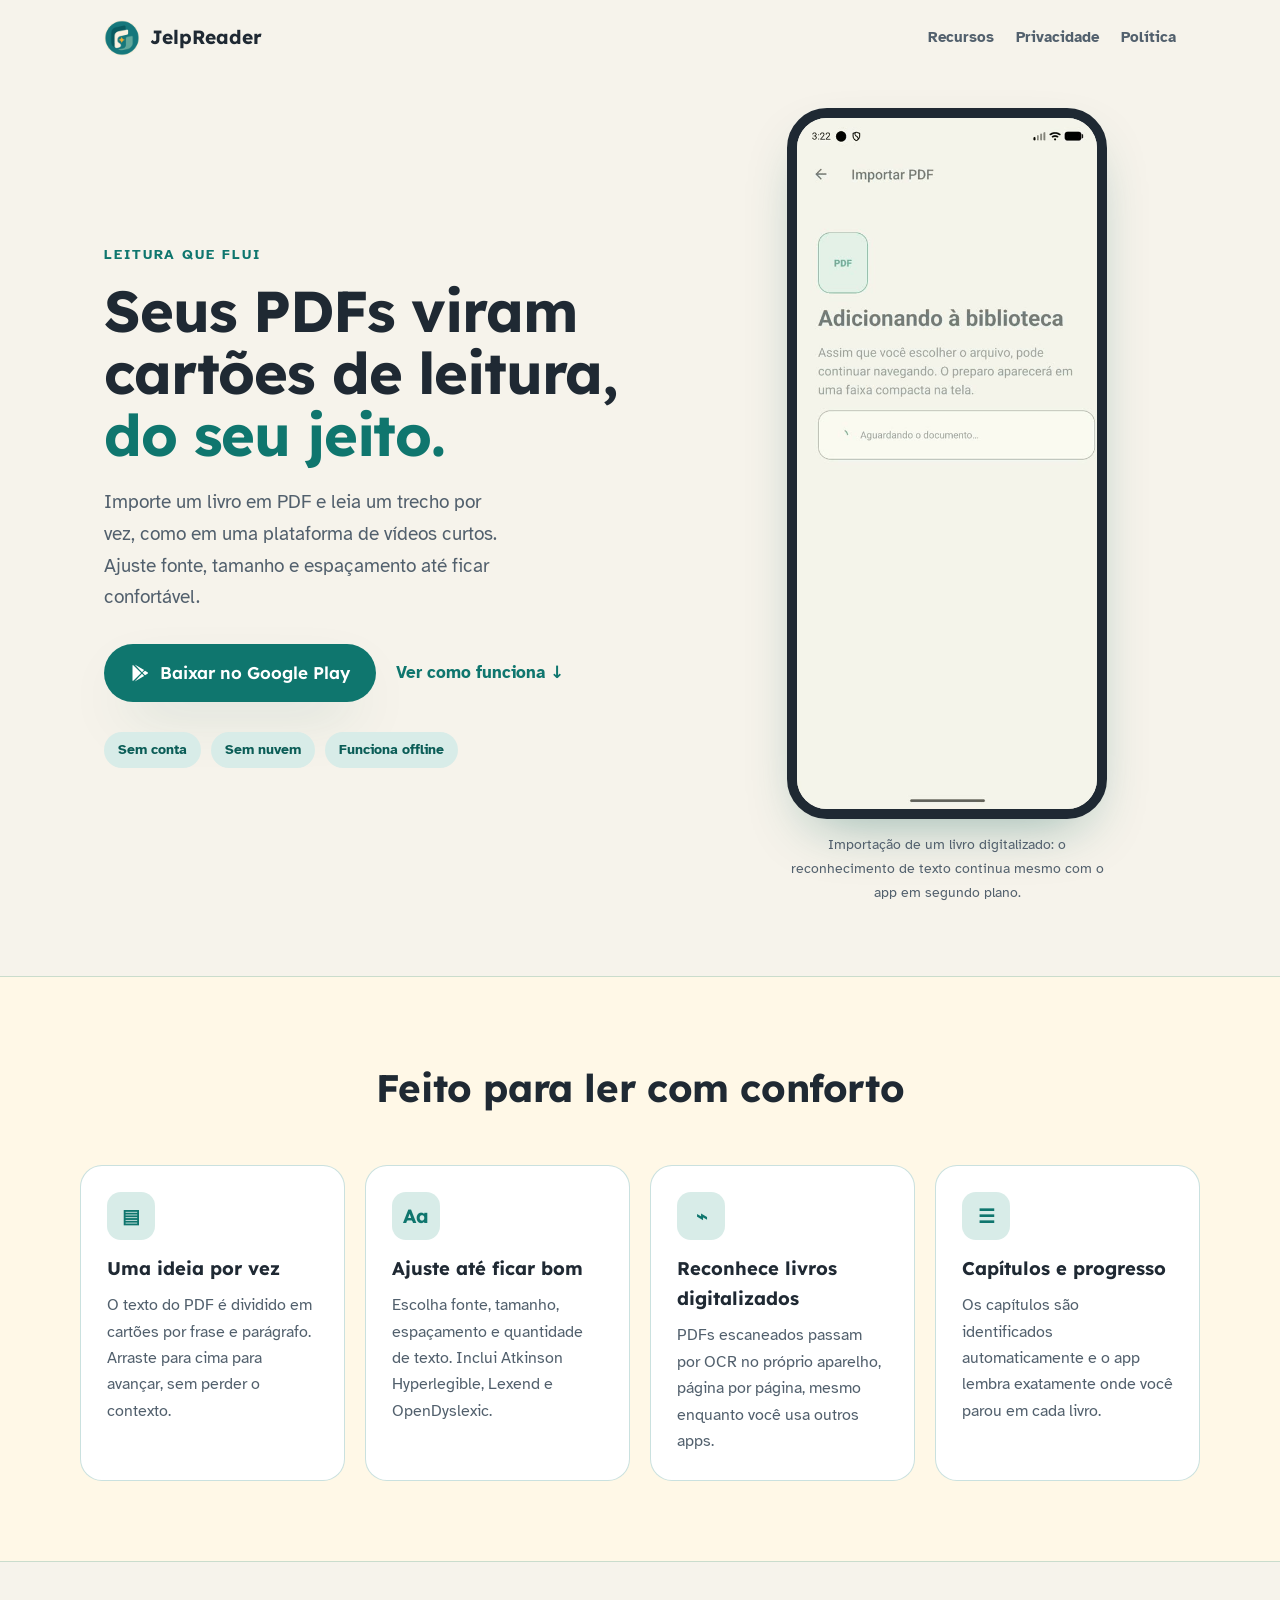
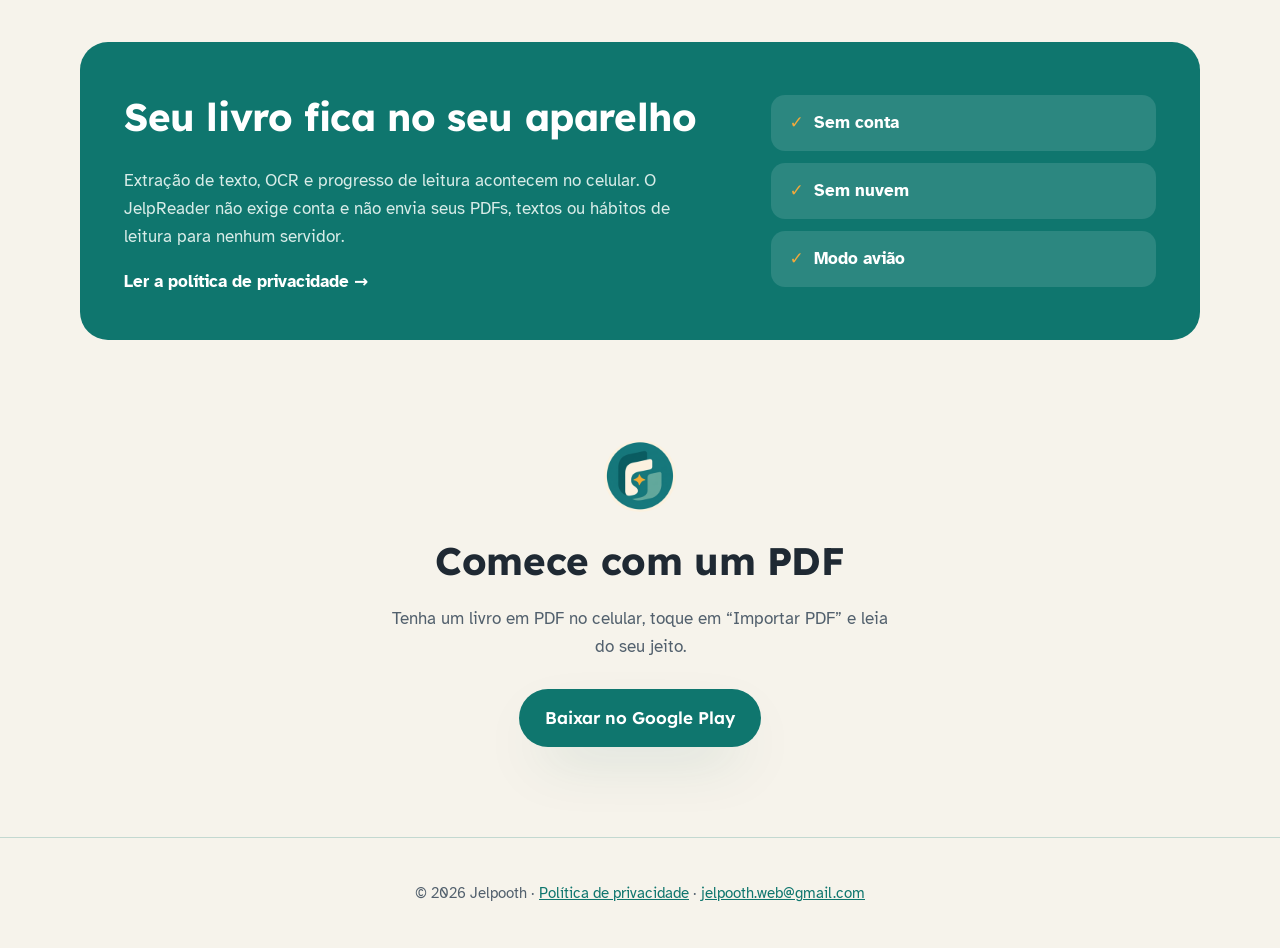
<file: index.html>
<!doctype html>
<html lang="pt-BR">
<head>
  <meta charset="utf-8">
  <meta name="viewport" content="width=device-width, initial-scale=1">
  <title>JelpReader — leia PDFs em cartões, do seu jeito</title>
  <meta name="description" content="JelpReader transforma os PDFs do seu celular em cartões de leitura ajustáveis. Fonte, tamanho e espaçamento do seu jeito, com processamento 100% no aparelho.">
  <link rel="canonical" href="https://jelpreader.jelpooth.com.br/">
  <link rel="icon" href="/favicon.png">
  <link rel="apple-touch-icon" href="/assets/icon-192.png">
  <meta name="theme-color" content="#0f766e">
  <meta property="og:type" content="website">
  <meta property="og:title" content="JelpReader — leia PDFs em cartões">
  <meta property="og:description" content="Transforme PDFs em cartões de leitura confortáveis. Sem conta, sem nuvem.">
  <meta property="og:image" content="https://jelpreader.jelpooth.com.br/assets/icon-512.png">
  <meta property="og:url" content="https://jelpreader.jelpooth.com.br/">
  <link rel="preconnect" href="https://fonts.googleapis.com">
  <link rel="preconnect" href="https://fonts.gstatic.com" crossorigin>
  <link href="https://fonts.googleapis.com/css2?family=Lexend:wght@400;600;700&family=Atkinson+Hyperlegible:wght@400;700&display=swap" rel="stylesheet">
  <link rel="stylesheet" href="/style.css">
</head>
<body>
  <header class="topo">
    <a class="marca" href="/"><img src="/assets/icon-192.png" alt="" width="36" height="36"> JelpReader</a>
    <nav><a href="#recursos">Recursos</a><a href="#privacidade">Privacidade</a><a href="/privacy-policy">Política</a></nav>
  </header>

  <main>
    <section class="hero">
      <div class="hero-texto">
        <p class="selo">Leitura que flui</p>
        <h1>Seus PDFs viram cartões de leitura, <span>do seu jeito.</span></h1>
        <p class="sub">Importe um livro em PDF e leia um trecho por vez, como em uma plataforma de vídeos curtos. Ajuste fonte, tamanho e espaçamento até ficar confortável.</p>
        <div class="acoes">
          <a class="botao" href="https://play.google.com/store/apps/details?id=com.jelpooth.jelpreader">
            <svg viewBox="0 0 24 24" aria-hidden="true"><path d="M3.6 2.3 13.4 12l-9.8 9.7c-.4-.2-.6-.6-.6-1.1V3.4c0-.5.2-.9.6-1.1Zm10.8 10.7 2.6 2.6-11.4 6.5 8.8-9.1Zm3.6-3.6 3 1.7c.8.5.8 1.3 0 1.8l-3 1.7-2.9-2.8 2.9-2.4ZM5.6 1.9 17 8.4l-2.6 2.6-8.8-9.1Z"/></svg>
            Baixar no Google Play
          </a>
          <a class="link" href="#video">Ver como funciona ↓</a>
        </div>
        <ul class="pills"><li>Sem conta</li><li>Sem nuvem</li><li>Funciona offline</li></ul>
      </div>
      <figure class="celular" id="video">
        <video src="/assets/demo.mp4" poster="/assets/demo-poster.jpg" autoplay muted loop playsinline preload="metadata" aria-label="Demonstração do JelpReader importando um livro em PDF"></video>
        <figcaption>Importação de um livro digitalizado: o reconhecimento de texto continua mesmo com o app em segundo plano.</figcaption>
      </figure>
    </section>

    <section class="recursos" id="recursos">
      <h2>Feito para ler com conforto</h2>
      <div class="grade">
        <article><span class="ico">▤</span><h3>Uma ideia por vez</h3><p>O texto do PDF é dividido em cartões por frase e parágrafo. Arraste para cima para avançar, sem perder o contexto.</p></article>
        <article><span class="ico">Aa</span><h3>Ajuste até ficar bom</h3><p>Escolha fonte, tamanho, espaçamento e quantidade de texto. Inclui Atkinson Hyperlegible, Lexend e OpenDyslexic.</p></article>
        <article><span class="ico">⌁</span><h3>Reconhece livros digitalizados</h3><p>PDFs escaneados passam por OCR no próprio aparelho, página por página, mesmo enquanto você usa outros apps.</p></article>
        <article><span class="ico">☰</span><h3>Capítulos e progresso</h3><p>Os capítulos são identificados automaticamente e o app lembra exatamente onde você parou em cada livro.</p></article>
      </div>
    </section>

    <section class="privacidade" id="privacidade">
      <div>
        <h2>Seu livro fica no seu aparelho</h2>
        <p>Extração de texto, OCR e progresso de leitura acontecem no celular. O JelpReader não exige conta e não envia seus PDFs, textos ou hábitos de leitura para nenhum servidor.</p>
        <a class="link" href="/privacy-policy">Ler a política de privacidade →</a>
      </div>
      <ul><li>Sem conta</li><li>Sem nuvem</li><li>Modo avião</li></ul>
    </section>

    <section class="cta">
      <img src="/assets/icon-192.png" alt="" width="72" height="72">
      <h2>Comece com um PDF</h2>
      <p>Tenha um livro em PDF no celular, toque em “Importar PDF” e leia do seu jeito.</p>
      <a class="botao" href="https://play.google.com/store/apps/details?id=com.jelpooth.jelpreader">Baixar no Google Play</a>
    </section>
  </main>

  <footer class="rodape">
    <p>© 2026 Jelpooth · <a href="/privacy-policy">Política de privacidade</a> · <a href="mailto:jelpooth.web@gmail.com">jelpooth.web@gmail.com</a></p>
  </footer>
</body>
</html>
</file>
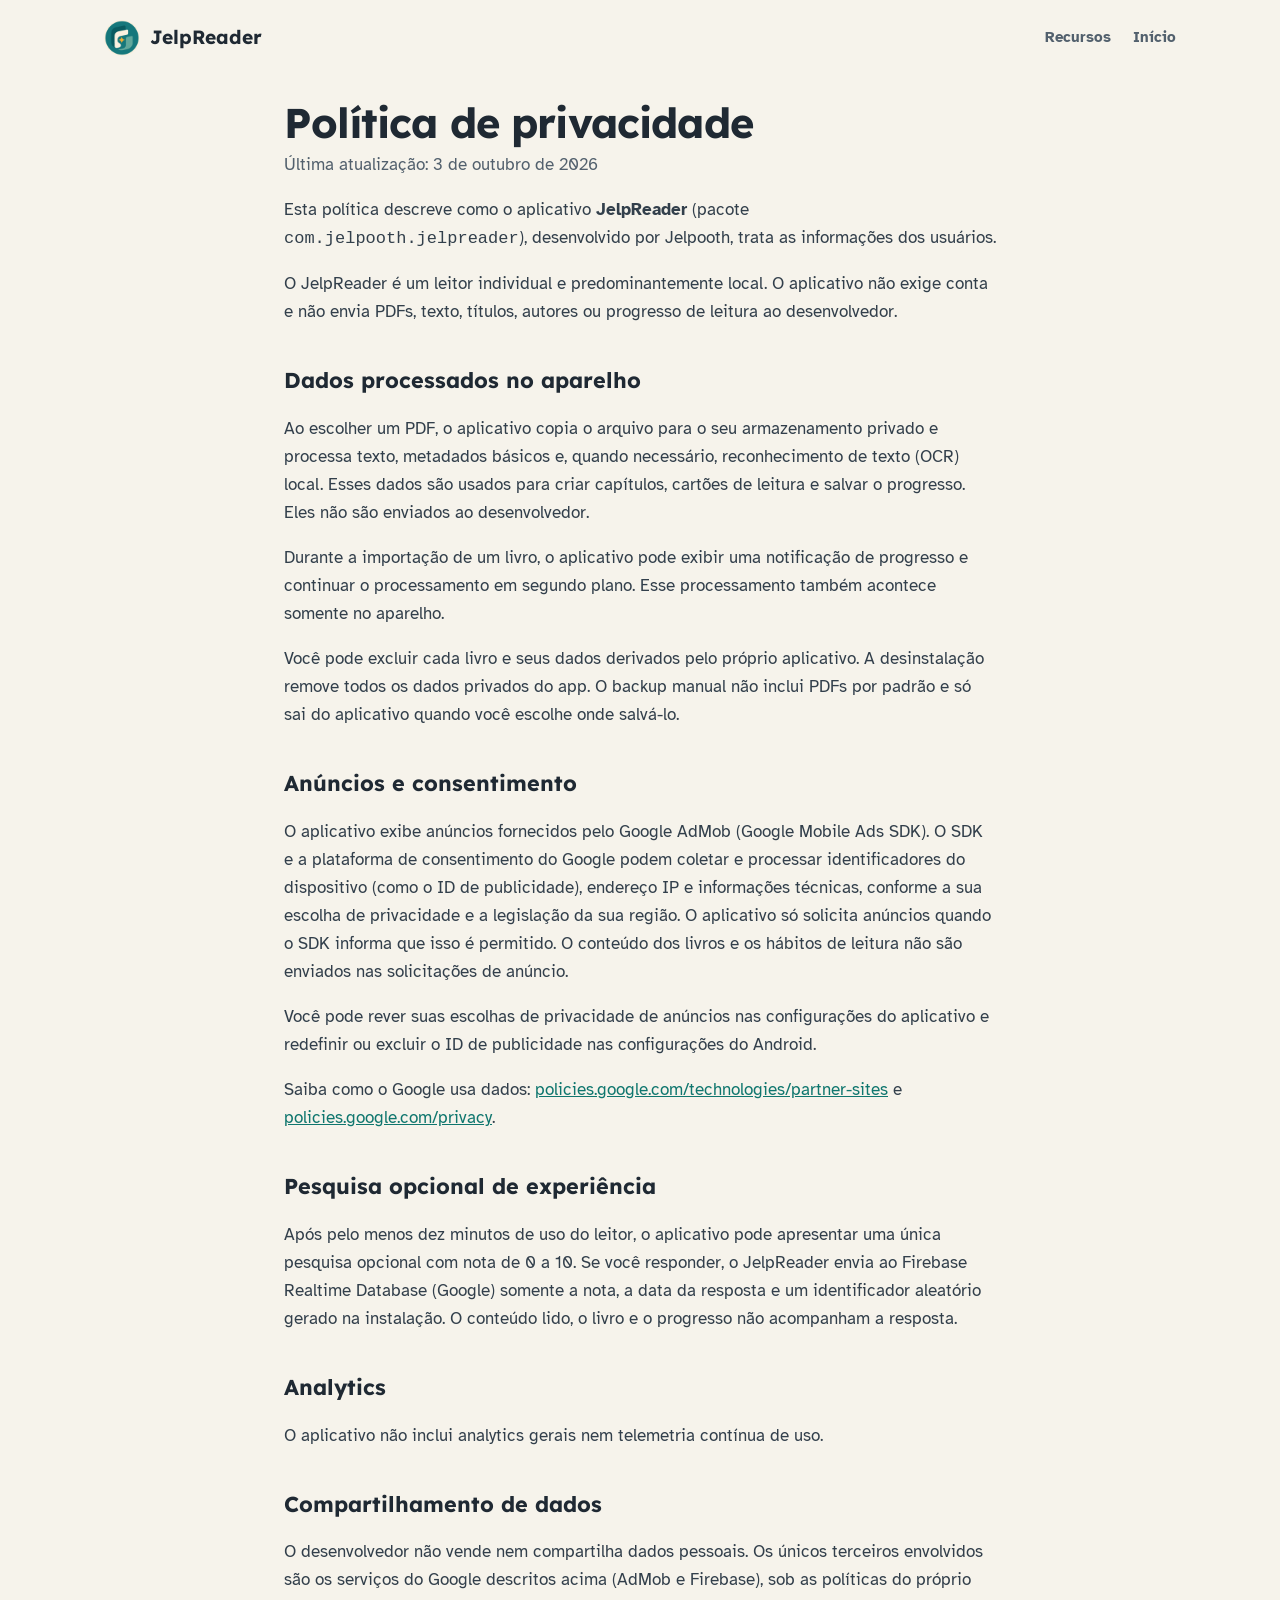
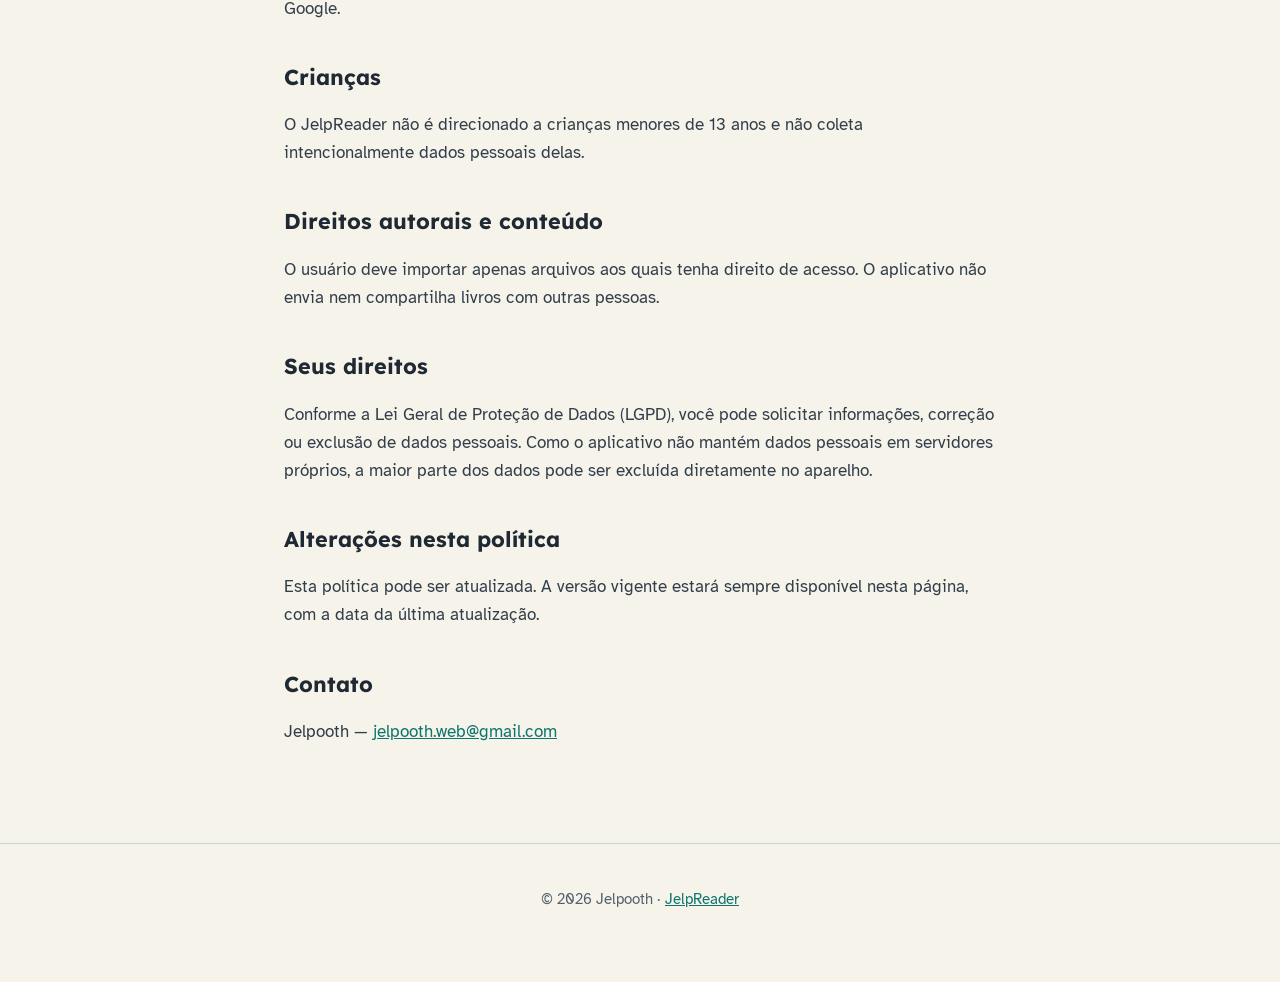
<file: privacidade.html>
<!doctype html>
<html lang="pt-BR">
<head>
  <meta charset="utf-8">
  <meta name="viewport" content="width=device-width, initial-scale=1">
  <title>Política de privacidade — JelpReader</title>
  <meta name="description" content="Política de privacidade do aplicativo JelpReader.">
  <link rel="canonical" href="https://jelpreader.jelpooth.com.br/privacidade.html">
  <link rel="icon" href="/favicon.png">
  <meta name="theme-color" content="#0f766e">
  <link rel="preconnect" href="https://fonts.googleapis.com">
  <link rel="preconnect" href="https://fonts.gstatic.com" crossorigin>
  <link href="https://fonts.googleapis.com/css2?family=Lexend:wght@400;600;700&family=Atkinson+Hyperlegible:wght@400;700&display=swap" rel="stylesheet">
  <link rel="stylesheet" href="/style.css">
</head>
<body>
  <header class="topo">
    <a class="marca" href="/"><img src="/assets/icon-192.png" alt="" width="36" height="36"> JelpReader</a>
    <nav><a href="/#recursos">Recursos</a><a href="/">Início</a></nav>
  </header>

  <main class="doc">
    <h1>Política de privacidade</h1>
    <p class="data">Última atualização: 3 de outubro de 2026</p>

    <p>Esta política descreve como o aplicativo <strong>JelpReader</strong> (pacote <code>com.jelpooth.jelpreader</code>), desenvolvido por Jelpooth, trata as informações dos usuários.</p>
    <p>O JelpReader é um leitor individual e predominantemente local. O aplicativo não exige conta e não envia PDFs, texto, títulos, autores ou progresso de leitura ao desenvolvedor.</p>

    <h2>Dados processados no aparelho</h2>
    <p>Ao escolher um PDF, o aplicativo copia o arquivo para o seu armazenamento privado e processa texto, metadados básicos e, quando necessário, reconhecimento de texto (OCR) local. Esses dados são usados para criar capítulos, cartões de leitura e salvar o progresso. Eles não são enviados ao desenvolvedor.</p>
    <p>Durante a importação de um livro, o aplicativo pode exibir uma notificação de progresso e continuar o processamento em segundo plano. Esse processamento também acontece somente no aparelho.</p>
    <p>Você pode excluir cada livro e seus dados derivados pelo próprio aplicativo. A desinstalação remove todos os dados privados do app. O backup manual não inclui PDFs por padrão e só sai do aplicativo quando você escolhe onde salvá-lo.</p>

    <h2>Anúncios e consentimento</h2>
    <p>O aplicativo exibe anúncios fornecidos pelo Google AdMob (Google Mobile Ads SDK). O SDK e a plataforma de consentimento do Google podem coletar e processar identificadores do dispositivo (como o ID de publicidade), endereço IP e informações técnicas, conforme a sua escolha de privacidade e a legislação da sua região. O aplicativo só solicita anúncios quando o SDK informa que isso é permitido. O conteúdo dos livros e os hábitos de leitura não são enviados nas solicitações de anúncio.</p>
    <p>Você pode rever suas escolhas de privacidade de anúncios nas configurações do aplicativo e redefinir ou excluir o ID de publicidade nas configurações do Android.</p>
    <p>Saiba como o Google usa dados: <a href="https://policies.google.com/technologies/partner-sites">policies.google.com/technologies/partner-sites</a> e <a href="https://policies.google.com/privacy">policies.google.com/privacy</a>.</p>

    <h2>Pesquisa opcional de experiência</h2>
    <p>Após pelo menos dez minutos de uso do leitor, o aplicativo pode apresentar uma única pesquisa opcional com nota de 0 a 10. Se você responder, o JelpReader envia ao Firebase Realtime Database (Google) somente a nota, a data da resposta e um identificador aleatório gerado na instalação. O conteúdo lido, o livro e o progresso não acompanham a resposta.</p>

    <h2>Analytics</h2>
    <p>O aplicativo não inclui analytics gerais nem telemetria contínua de uso.</p>

    <h2>Compartilhamento de dados</h2>
    <p>O desenvolvedor não vende nem compartilha dados pessoais. Os únicos terceiros envolvidos são os serviços do Google descritos acima (AdMob e Firebase), sob as políticas do próprio Google.</p>

    <h2>Crianças</h2>
    <p>O JelpReader não é direcionado a crianças menores de 13 anos e não coleta intencionalmente dados pessoais delas.</p>

    <h2>Direitos autorais e conteúdo</h2>
    <p>O usuário deve importar apenas arquivos aos quais tenha direito de acesso. O aplicativo não envia nem compartilha livros com outras pessoas.</p>

    <h2>Seus direitos</h2>
    <p>Conforme a Lei Geral de Proteção de Dados (LGPD), você pode solicitar informações, correção ou exclusão de dados pessoais. Como o aplicativo não mantém dados pessoais em servidores próprios, a maior parte dos dados pode ser excluída diretamente no aparelho.</p>

    <h2>Alterações nesta política</h2>
    <p>Esta política pode ser atualizada. A versão vigente estará sempre disponível nesta página, com a data da última atualização.</p>

    <h2>Contato</h2>
    <p>Jelpooth — <a href="mailto:jelpooth.web@gmail.com">jelpooth.web@gmail.com</a></p>
  </main>

  <footer class="rodape">
    <p>© 2026 Jelpooth · <a href="/">JelpReader</a></p>
  </footer>
</body>
</html>
</file>
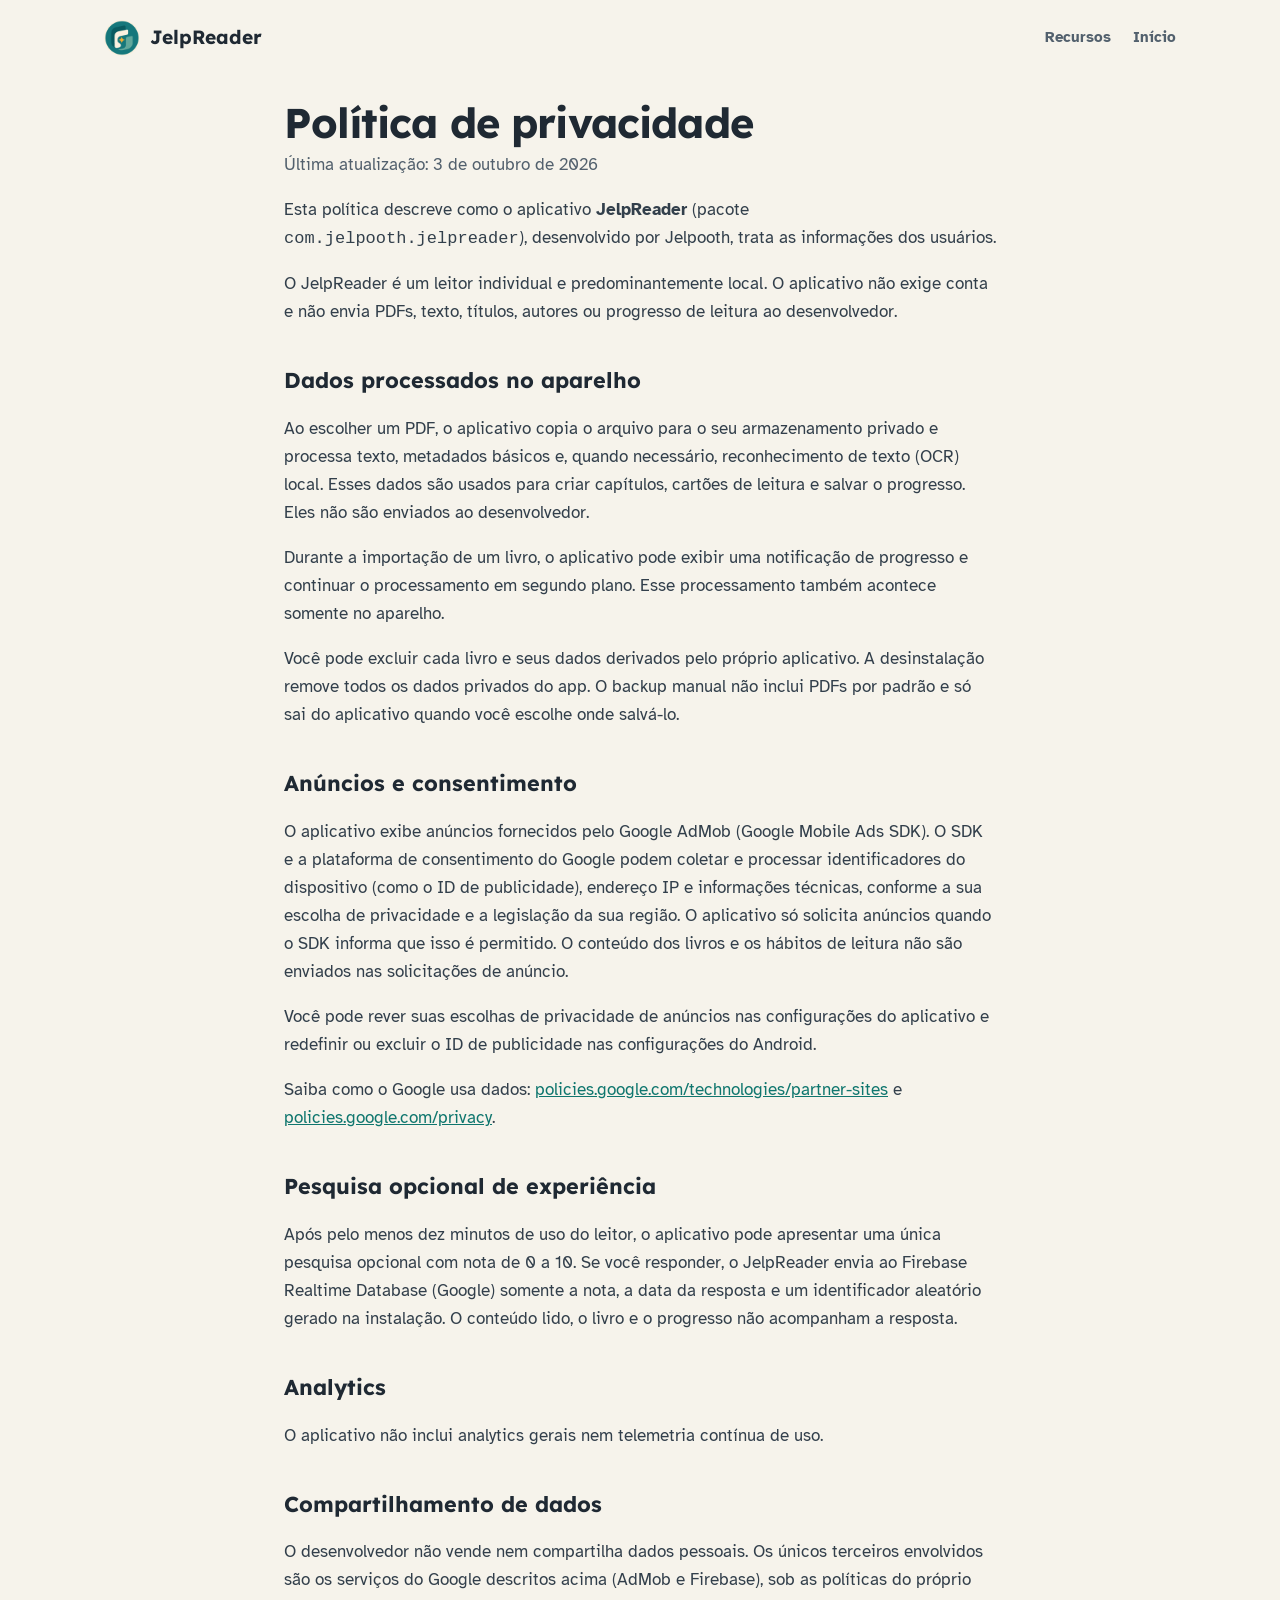
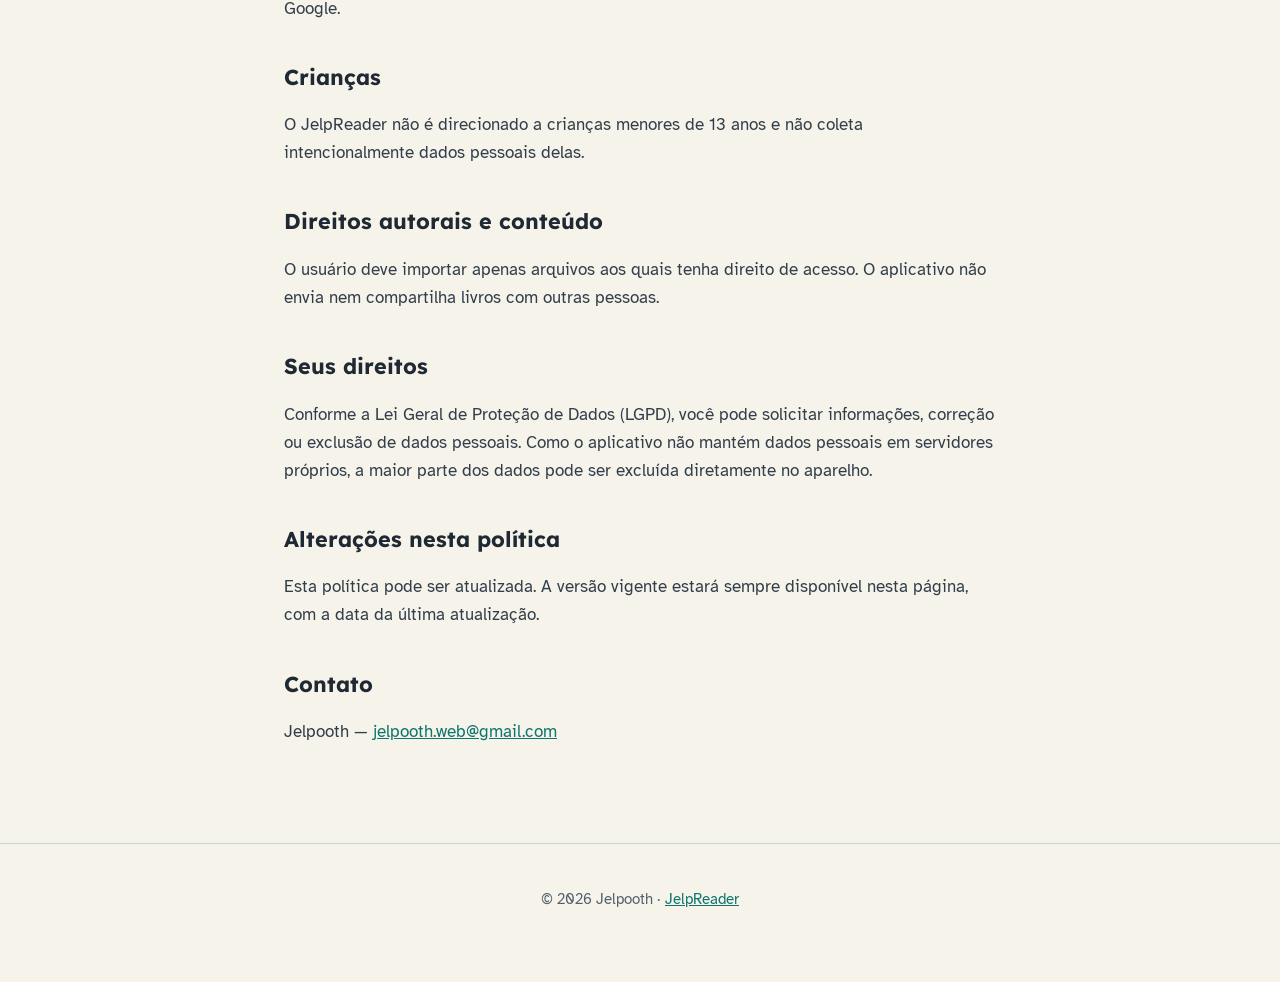
<file: privacy-policy.html>
<!doctype html>
<html lang="pt-BR">
<head>
  <meta charset="utf-8">
  <meta name="viewport" content="width=device-width, initial-scale=1">
  <title>Política de privacidade — JelpReader</title>
  <meta name="description" content="Política de privacidade do aplicativo JelpReader.">
  <link rel="canonical" href="https://jelpreader.jelpooth.com.br/privacy-policy">
  <link rel="icon" href="/favicon.png">
  <meta name="theme-color" content="#0f766e">
  <link rel="preconnect" href="https://fonts.googleapis.com">
  <link rel="preconnect" href="https://fonts.gstatic.com" crossorigin>
  <link href="https://fonts.googleapis.com/css2?family=Lexend:wght@400;600;700&family=Atkinson+Hyperlegible:wght@400;700&display=swap" rel="stylesheet">
  <link rel="stylesheet" href="/style.css">
</head>
<body>
  <header class="topo">
    <a class="marca" href="/"><img src="/assets/icon-192.png" alt="" width="36" height="36"> JelpReader</a>
    <nav><a href="/#recursos">Recursos</a><a href="/">Início</a></nav>
  </header>

  <main class="doc">
    <h1>Política de privacidade</h1>
    <p class="data">Última atualização: 3 de outubro de 2026</p>

    <p>Esta política descreve como o aplicativo <strong>JelpReader</strong> (pacote <code>com.jelpooth.jelpreader</code>), desenvolvido por Jelpooth, trata as informações dos usuários.</p>
    <p>O JelpReader é um leitor individual e predominantemente local. O aplicativo não exige conta e não envia PDFs, texto, títulos, autores ou progresso de leitura ao desenvolvedor.</p>

    <h2>Dados processados no aparelho</h2>
    <p>Ao escolher um PDF, o aplicativo copia o arquivo para o seu armazenamento privado e processa texto, metadados básicos e, quando necessário, reconhecimento de texto (OCR) local. Esses dados são usados para criar capítulos, cartões de leitura e salvar o progresso. Eles não são enviados ao desenvolvedor.</p>
    <p>Durante a importação de um livro, o aplicativo pode exibir uma notificação de progresso e continuar o processamento em segundo plano. Esse processamento também acontece somente no aparelho.</p>
    <p>Você pode excluir cada livro e seus dados derivados pelo próprio aplicativo. A desinstalação remove todos os dados privados do app. O backup manual não inclui PDFs por padrão e só sai do aplicativo quando você escolhe onde salvá-lo.</p>

    <h2>Anúncios e consentimento</h2>
    <p>O aplicativo exibe anúncios fornecidos pelo Google AdMob (Google Mobile Ads SDK). O SDK e a plataforma de consentimento do Google podem coletar e processar identificadores do dispositivo (como o ID de publicidade), endereço IP e informações técnicas, conforme a sua escolha de privacidade e a legislação da sua região. O aplicativo só solicita anúncios quando o SDK informa que isso é permitido. O conteúdo dos livros e os hábitos de leitura não são enviados nas solicitações de anúncio.</p>
    <p>Você pode rever suas escolhas de privacidade de anúncios nas configurações do aplicativo e redefinir ou excluir o ID de publicidade nas configurações do Android.</p>
    <p>Saiba como o Google usa dados: <a href="https://policies.google.com/technologies/partner-sites">policies.google.com/technologies/partner-sites</a> e <a href="https://policies.google.com/privacy">policies.google.com/privacy</a>.</p>

    <h2>Pesquisa opcional de experiência</h2>
    <p>Após pelo menos dez minutos de uso do leitor, o aplicativo pode apresentar uma única pesquisa opcional com nota de 0 a 10. Se você responder, o JelpReader envia ao Firebase Realtime Database (Google) somente a nota, a data da resposta e um identificador aleatório gerado na instalação. O conteúdo lido, o livro e o progresso não acompanham a resposta.</p>

    <h2>Analytics</h2>
    <p>O aplicativo não inclui analytics gerais nem telemetria contínua de uso.</p>

    <h2>Compartilhamento de dados</h2>
    <p>O desenvolvedor não vende nem compartilha dados pessoais. Os únicos terceiros envolvidos são os serviços do Google descritos acima (AdMob e Firebase), sob as políticas do próprio Google.</p>

    <h2>Crianças</h2>
    <p>O JelpReader não é direcionado a crianças menores de 13 anos e não coleta intencionalmente dados pessoais delas.</p>

    <h2>Direitos autorais e conteúdo</h2>
    <p>O usuário deve importar apenas arquivos aos quais tenha direito de acesso. O aplicativo não envia nem compartilha livros com outras pessoas.</p>

    <h2>Seus direitos</h2>
    <p>Conforme a Lei Geral de Proteção de Dados (LGPD), você pode solicitar informações, correção ou exclusão de dados pessoais. Como o aplicativo não mantém dados pessoais em servidores próprios, a maior parte dos dados pode ser excluída diretamente no aparelho.</p>

    <h2>Alterações nesta política</h2>
    <p>Esta política pode ser atualizada. A versão vigente estará sempre disponível nesta página, com a data da última atualização.</p>

    <h2>Contato</h2>
    <p>Jelpooth — <a href="mailto:jelpooth.web@gmail.com">jelpooth.web@gmail.com</a></p>
  </main>

  <footer class="rodape">
    <p>© 2026 Jelpooth · <a href="/">JelpReader</a></p>
  </footer>
</body>
</html>
</file>
<file: style.css>
:root {
  --creme: #fff8e7;
  --papel: #f6f3eb;
  --verde: #0f766e;
  --verde-escuro: #0b5d57;
  --verde-claro: #d8ece8;
  --tinta: #1f2933;
  --cinza: #52606d;
  --estrela: #f2a93b;
  --borda: rgba(15, 118, 110, .22);
  --sombra: 0 24px 60px -24px rgba(11, 93, 87, .45);
}

* { box-sizing: border-box; }
html { scroll-behavior: smooth; }
body {
  margin: 0;
  background: var(--papel);
  color: var(--tinta);
  font: 400 1.0625rem/1.65 "Atkinson Hyperlegible", system-ui, sans-serif;
}
h1, h2, h3, .marca, .botao { font-family: "Lexend", system-ui, sans-serif; }
a { color: var(--verde); }
img, video { max-width: 100%; display: block; }

.topo {
  max-width: 1120px; margin: 0 auto; padding: 20px 24px;
  display: flex; align-items: center; justify-content: space-between; gap: 16px;
}
.marca { display: flex; align-items: center; gap: 10px; font-weight: 700; font-size: 1.2rem; color: var(--tinta); text-decoration: none; }
.marca img { border-radius: 50%; }
.topo nav { display: flex; gap: 22px; }
.topo nav a { color: var(--cinza); text-decoration: none; font-weight: 700; font-size: .95rem; }
.topo nav a:hover { color: var(--verde); }

.hero {
  max-width: 1120px; margin: 0 auto; padding: 32px 24px 72px;
  display: grid; grid-template-columns: 1.1fr .9fr; gap: 56px; align-items: center;
}
.selo { margin: 0 0 12px; color: var(--verde); font-weight: 700; letter-spacing: .14em; text-transform: uppercase; font-size: .85rem; }
h1 { margin: 0; font-size: clamp(2.2rem, 5vw, 3.6rem); line-height: 1.08; letter-spacing: -.02em; }
h1 span { color: var(--verde); }
.sub { color: var(--cinza); font-size: 1.2rem; max-width: 34ch; margin: 22px 0 30px; }
.acoes { display: flex; align-items: center; flex-wrap: wrap; gap: 20px; }
.botao {
  display: inline-flex; align-items: center; gap: 10px;
  background: var(--verde); color: #fff; text-decoration: none; font-weight: 600;
  padding: 15px 26px; border-radius: 999px; box-shadow: var(--sombra);
  transition: background .2s, transform .2s;
}
.botao:hover { background: var(--verde-escuro); transform: translateY(-2px); }
.botao svg { width: 20px; height: 20px; fill: currentColor; }
.link { font-weight: 700; text-decoration: none; }
.link:hover { text-decoration: underline; }
.pills { list-style: none; padding: 0; margin: 30px 0 0; display: flex; flex-wrap: wrap; gap: 10px; }
.pills li { background: var(--verde-claro); color: var(--verde-escuro); font-weight: 700; font-size: .9rem; padding: 6px 14px; border-radius: 999px; }

.celular { margin: 0; justify-self: center; max-width: 320px; }
.celular video {
  width: 100%; aspect-ratio: 9 / 20; object-fit: cover;
  border: 10px solid var(--tinta); border-radius: 40px; background: var(--creme);
  box-shadow: var(--sombra);
}
.celular figcaption { margin-top: 14px; color: var(--cinza); font-size: .9rem; text-align: center; }

.recursos { background: var(--creme); border-block: 1px solid var(--borda); padding: 80px 24px; }
.recursos h2, .cta h2, .privacidade h2 { font-size: clamp(1.7rem, 3.5vw, 2.4rem); letter-spacing: -.01em; margin: 0 0 12px; }
.recursos h2 { text-align: center; margin-bottom: 44px; }
.grade { max-width: 1120px; margin: 0 auto; display: grid; grid-template-columns: repeat(4, 1fr); gap: 20px; }
.grade article { background: #fff; border: 1px solid var(--borda); border-radius: 22px; padding: 26px; }
.grade h3 { margin: 14px 0 8px; font-size: 1.15rem; }
.grade p { margin: 0; color: var(--cinza); font-size: 1rem; }
.ico {
  display: grid; place-items: center; width: 48px; height: 48px; border-radius: 14px;
  background: var(--verde-claro); color: var(--verde); font: 700 1.2rem "Lexend", sans-serif;
}

.privacidade {
  max-width: 1120px; margin: 80px auto; padding: 44px; border-radius: 28px;
  background: var(--verde); color: #fff;
  display: grid; grid-template-columns: 1.6fr 1fr; gap: 32px; align-items: center;
}
.privacidade p { color: #d8ece8; max-width: 52ch; }
.privacidade .link { color: #fff; }
.privacidade ul { list-style: none; margin: 0; padding: 0; display: grid; gap: 12px; }
.privacidade li { background: rgba(255, 255, 255, .12); border-radius: 14px; padding: 14px 18px; font-weight: 700; }
.privacidade li::before { content: "✓"; color: var(--estrela); margin-right: 10px; }

.cta { text-align: center; padding: 20px 24px 90px; }
.cta img { margin: 0 auto 18px; border-radius: 50%; }
.cta p { color: var(--cinza); margin: 0 auto 28px; max-width: 46ch; }

.rodape { border-top: 1px solid var(--borda); padding: 28px 24px; text-align: center; color: var(--cinza); font-size: .92rem; }

/* Página de política */
.doc { max-width: 760px; margin: 0 auto; padding: 24px 24px 80px; }
.doc h1 { font-size: clamp(2rem, 4vw, 2.6rem); margin-bottom: 6px; }
.doc .data { color: var(--cinza); margin-top: 0; }
.doc h2 { font-size: 1.35rem; margin: 36px 0 8px; }
.doc p, .doc li { color: #323f4b; }

@media (max-width: 900px) {
  .hero { grid-template-columns: 1fr; gap: 40px; padding-top: 12px; }
  .grade { grid-template-columns: repeat(2, 1fr); }
  .privacidade { grid-template-columns: 1fr; margin: 56px 16px; padding: 32px 24px; }
}
@media (max-width: 560px) {
  .topo { padding: 16px; }
  .topo nav a:not(:last-child) { display: none; }
  .hero, .recursos, .cta { padding-left: 16px; padding-right: 16px; }
  .grade { grid-template-columns: 1fr; }
  .sub { font-size: 1.08rem; }
}
@media (prefers-reduced-motion: reduce) {
  html { scroll-behavior: auto; }
  .botao { transition: none; }
}
</file>
